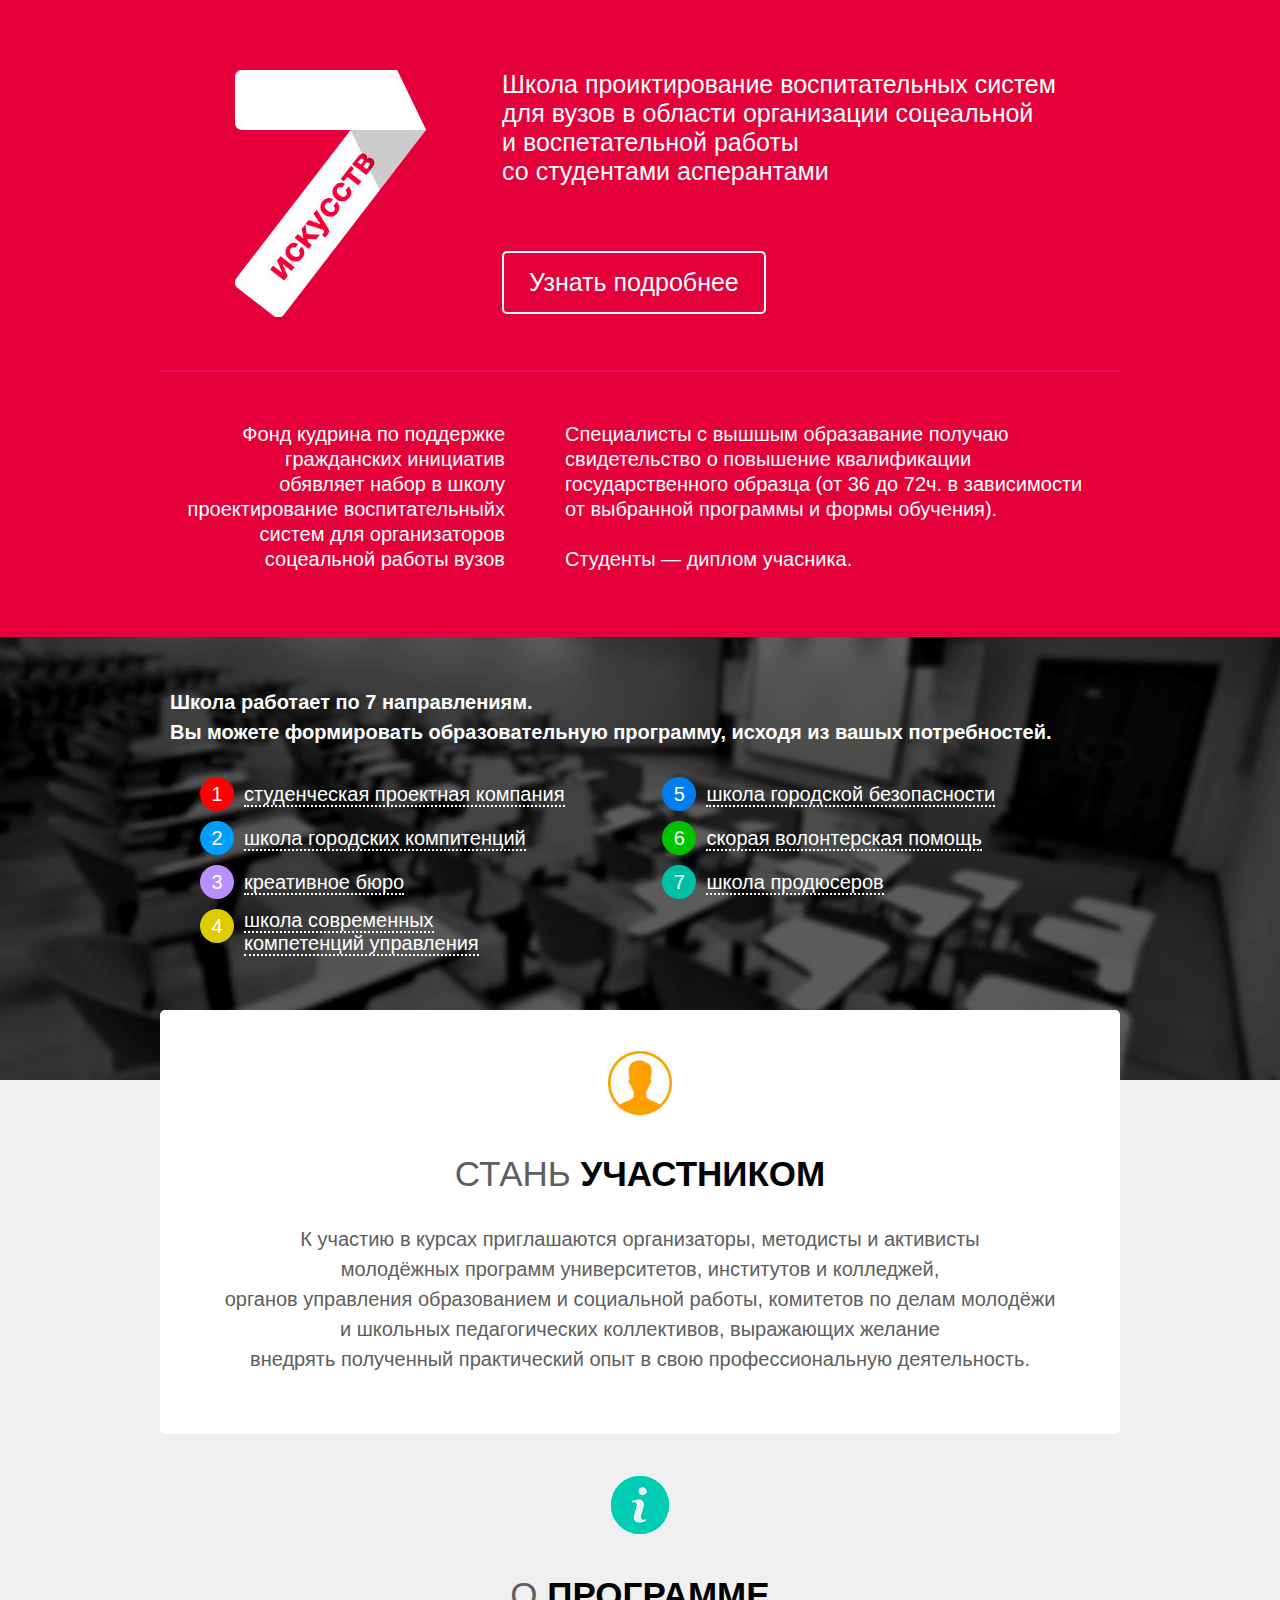
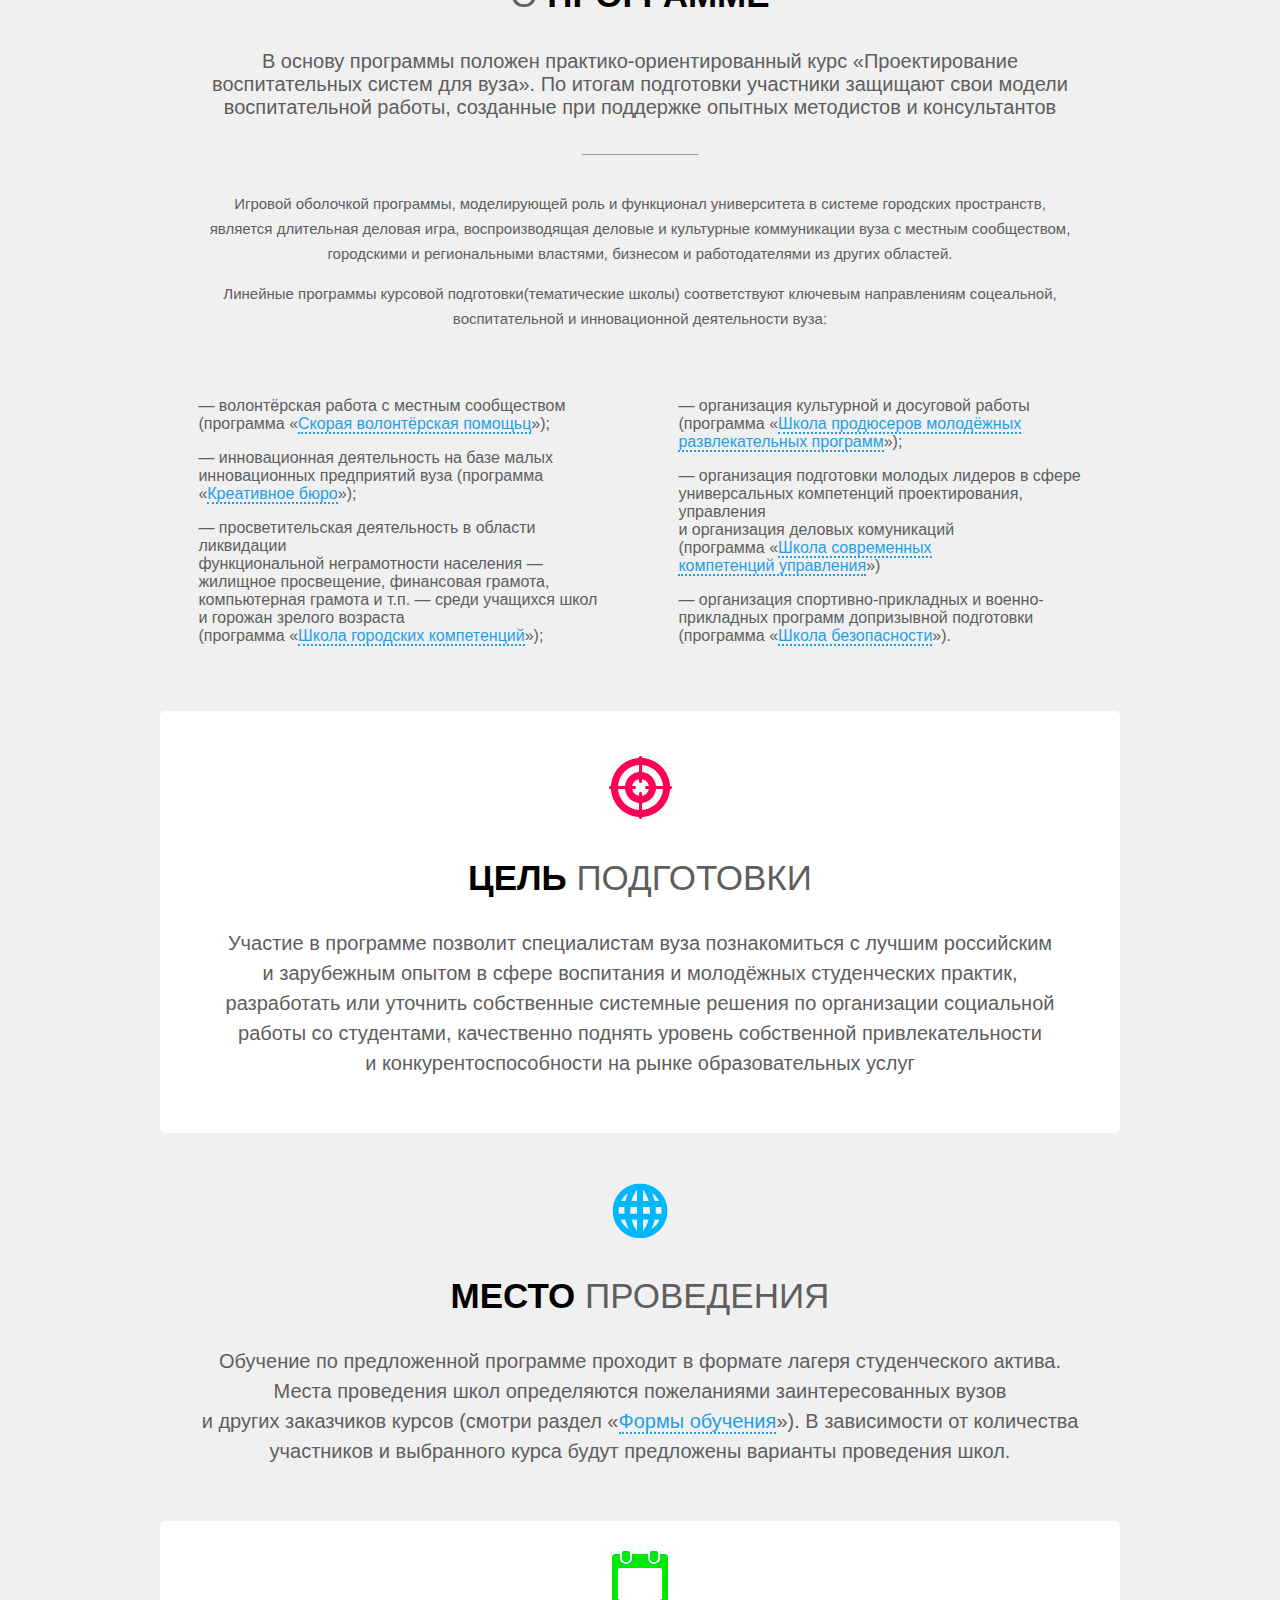
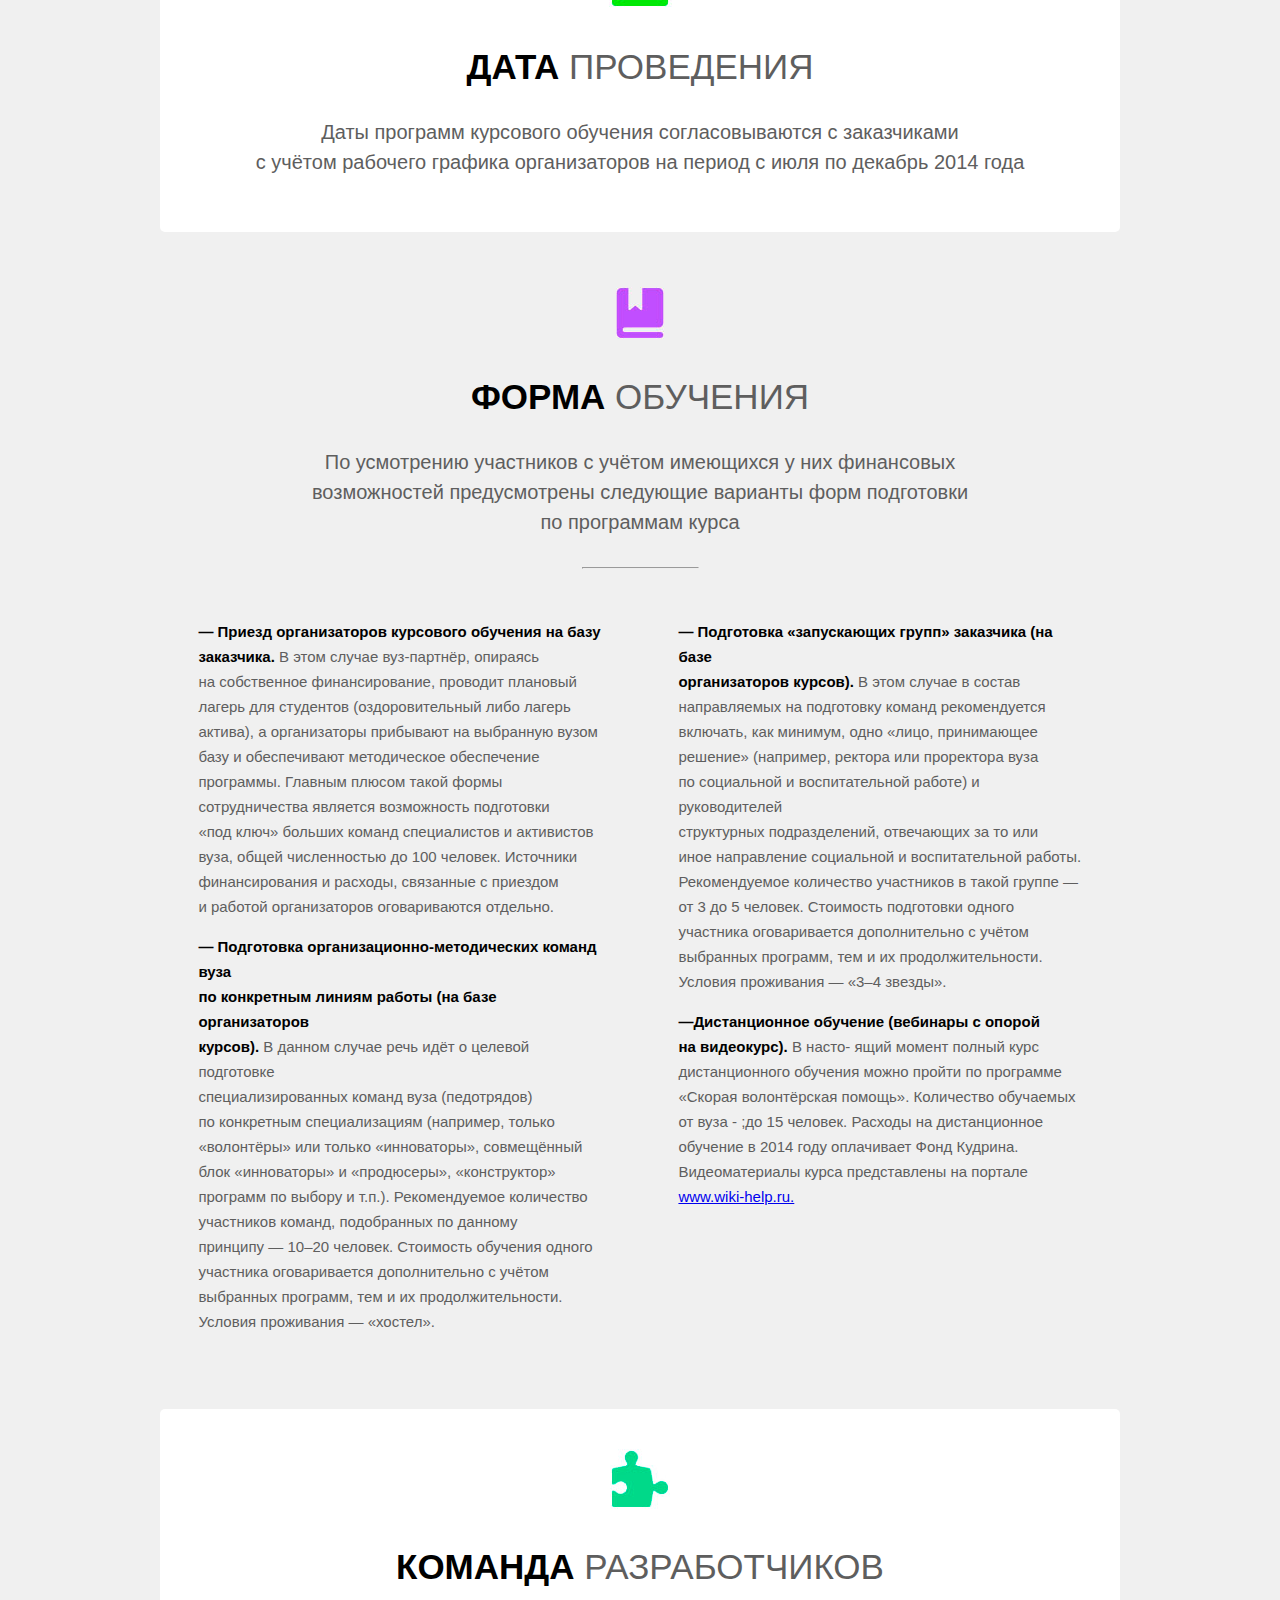
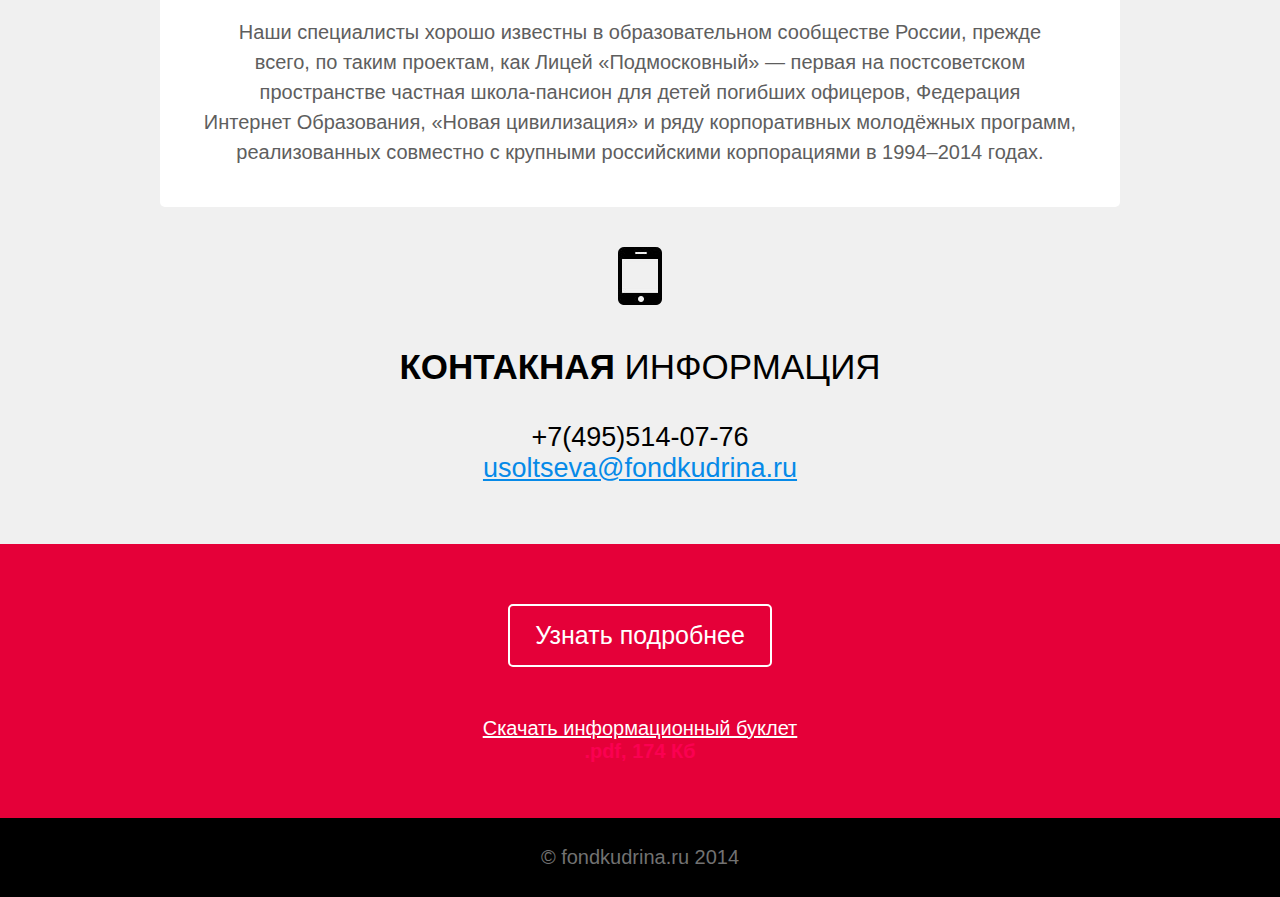
<file: index.html>
<!DOCTYPE html>
<html lang="ru">
<head>
    <meta charset="UTF-8">
    <title>7искусств</title>
    <link rel="stylesheet" href="css/style.css">
    <script type="text/javascript" src="js/lib/jquery-3.2.1.js"></script>
    <script type="text/javascript" src="js/scripts.js"></script>
</head>
<body>
    <header class="header">
	    <div class="header__wrapper">
            <a class="header__logo" href="#">
                <img alt="7искусств" src="img/logo.jpg">
		    </a>
            <div class="header__content">
                <div class="content__title">
			        Школа проиктирование воспитательных систем<br/>
			        для вузов в области организации соцеальной<br/>
			        и воспетательной работы<br/>
			        со студентами асперантами<br/>
                </div>
                <div class="info-button__container">
                    <a href="#" class="info-button js-show-popup">Узнать подробнее</a>
                </div>
            </div>
        </div>
	    <div class="header__section">
            <div class="section__text">
				Фонд кудрина по поддержке<br/>
				гражданских инициатив<br/>
				обявляет набор в школу<br/>
				проектирование воспитательныйх<br/>
				систем для организаторов<br/>
				соцеальной работы вузов<br/>
            </div>
		    <div class="section__info">
			    Специалисты с вышшым образавание получаю<br/>
			    свидетельство о повышение квалификации<br/>
			    государственного образца (от 36 до 72ч. в зависимости<br/>
			    от выбранной программы и формы обучения).
                <br/>
                <br/>
			    Студенты — диплом учасника.<br/>
            </div>
        </div>
    </header>

    <!--start menu-->
 <nav class="navigation-menu">
     <div class="navigation-menu__wraper">
        <div class="title-menu">
	 	    Школа работает по 7 направлениям.<br/>
	 	    Вы можете формировать образовательную программу, исходя из вашых потребностей.
        </div>
	 	    <ol class="navigation-menu__col1">
			    <li class="danger"><span class="navigation-menu--bar danger--one">1</span><a class="border" href="#">студенческая проектная компания</a></li>
			    <li class="primary"><span class="navigation-menu--bar primary--two">2</span><a class="border" href="#">школа городских компитенций</a></li>
			    <li class="purple"><span class="navigation-menu--bar purple--three">3</span><a class="border" href="#">креативное бюро</a></li>
			    <li class="warning"><span class="navigation-menu--bar warning--four">4</span><a class="border" href="#">школа современныx<br/>
				                                                                     компетенций управления</a></li>
	 	    </ol>
            <ol class="navigation-menu__col2">
			    <li class="info"><span class="navigation-menu--bar info--five">5</span><a class="border" href="#">школа городской безопасности</a></li>
			    <li class="inverse"><span class="navigation-menu--bar inverse--six">6</span><a class="border" href="#">скорая волонтерская помощь</a></li>
			    <li class="blue"><span class="navigation-menu--bar blue--seven">7</span><a class="border" href="#">школа продюсеров</a></li>
		    </ol>
     </div>
     <div class="height70"></div>
 </nav>

 <!--start content-->
 <div class=" content">
     <div class="content__wraper">
         <a class="face__logo" href="#">
             <img alt="face" src="img/face.jpg">
         </a>
         <div class="content__text" >
             <h3 class="text__title">
                 СТАНЬ <span class="bold">УЧАСТНИКОМ</span>
             </h3>
		     К участию в курсах приглашаются организаторы, методисты и активисты<br/>
		     молодёжных программ университетов, институтов и колледжей,<br/>
		     органов управления образованием и социальной работы, комитетов по делам молодёжи<br/>
		     и школьных педагогических коллективов, выражающих желание<br/>
		     внедрять полученный практический опыт в свою профессиональную деятельность.<br/>
         </div>
     </div>
     <div class="content__program-information">
         <div class="program-information__wraper">
             <a class="program-information__logo" href="#">
                 <img alt="info" src="img/info.jpg">
             </a>
             <div class="program-information__title">
                 <h3 class="text__title">
                     О <span class="bold">ПРОГРАММЕ</span>
                 </h3>
                 В основу программы положен практико-ориентированный курс «Проектирование<br/>
                 воспитательных систем для вуза». По итогам подготовки участники защищают свои модели<br/>
                 воспитательной работы, созданные при поддержке опытных методистов и консультантов<br/>
             </div>
             <hr class="line">
             <div class="program-information__text" >
                 <p>
                    Игровой оболочкой программы, моделирующей роль и функционал университета в системе городских пространств,<br/>
                    является длительная деловая игра, воспроизводящая деловые и культурные коммуникации вуза с местным сообществом,<br/>
                    городскими и региональными властями, бизнесом и работодателями из других областей.<br/>
                 </p>
                 <p>Линейные программы курсовой подготовки(тематические школы) соответствуют ключевым направлениям соцеальной,<br/>воспитательной и инновационной деятельности вуза:</p>
             </div>
         </div>
         <div class="program-information__row">
            <div class="program-information__col1">
                <p>
                    — волонтёрская работа с местным сообществом<br/>
                    (программа «<a class="link-border" href="#">Скорая волонтёрская помощьц</a>»);
                </p>
                <p>
                    —	инновационная деятельность на базе малых
                    инновационных предприятий вуза
                    (программа «<a class="link-border" href="#">Креативное бюро</a>»);
                </p>
                <p>
                    —	просветительская деятельность в области ликвидации<br/>
                    функциональной неграмотности населения —<br/>
                    жилищное просвещение, финансовая грамота,<br/>
                    компьютерная грамота и т.п. — среди учащихся школ<br/>
                    и горожан зрелого возраста<br/>
                    (программа «<a class="link-border" href="#">Школа городских компетенций</a>»);<br/>
                </p>
            </div>
            <div class="program-information__col2">
                 <p>
                     — организация культурной и досуговой работы<br/>
                     (программа «<a class="link-border" href="#">Школа продюсеров молодёжных<br/>
                     развлекательных программ</a>»);
                 </p>
                 <p>
                     —	организация подготовки молодых лидеров в сфере<br/>
                     универсальных компетенций проектирования, управления<br/>
                     и организация деловых комуникаций<br>
                     (программа «<a class="link-border" href="#">Школа современных<br/>компетенций управления</a>»)<br/>
                 </p>
                 <p>
                     —	организация спортивно-прикладных и военно-<br/>
                     прикладных программ допризывной подготовки<br/>
                     (программа «<a class="link-border" href="#">Школа безопасности</a>»).
                 </p>
            </div>
         </div>
     </div>
     <section class="content__target">
             <div class="target__wraper">
                 <a class="target__logo" href="#">
                     <img alt="target" src="img/target.jpg">
                 </a>
                 <div class="target__text" >
                     <h3 class="text__title">
                         <span class="bold">Цель</span> подготовки
                     </h3>
                     Участие в программе позволит специалистам вуза познакомиться с лучшим российским<br/>
                     и зарубежным опытом в сфере воспитания и молодёжных студенческих практик,<br/>
                     разработать или уточнить собственные системные решения по организации социальной<br/>
                     работы со студентами, качественно поднять уровень собственной привлекательности<br/>
                     и конкурентоспособности на рынке образовательных услуг<br/>
                 </div>
             </div>
     </section>
     <section class="content__location">
         <div class="location__wraper">
             <a class="location__logo" href="#">
                 <img alt="7искусств" src="img/globe.jpg">
             </a>
             <div class="location__text" >
                 <h3 class="text__title">
                     <span class="bold">место</span> проведения
                 </h3>
                 Обучение по предложенной программе проходит в формате лагеря студенческого актива.<br/>
                 Места проведения школ определяются пожеланиями заинтересованных вузов<br/>
                 и других заказчиков курсов (смотри раздел «<a class="link-border" href="#title--form">Формы обучения</a>»). В зависимости от количества<br/>
                 участников и выбранного курса будут предложены варианты проведения школ.<br/>
             </div>
         </div>
     </section>
     <section class="content__when">
         <div class="when__wraper">
             <a class="when__logo" href="#">
                 <img alt="loq" src="img/loq.jpg">
             </a>
             <div class="when__text" >
                 <h3 class="text__title">
                     <span class="bold">дата</span> проведения
                 </h3>
                 Даты программ курсового обучения согласовываются с заказчиками<br/>
                 с учётом рабочего графика организаторов на период с июля по декабрь 2014 года<br/>
             </div>
         </div>
     </section>
     <div class="content__form-training">
         <div class="form-training__wraper">
             <a class="form-training__logo" href="#">
                 <img alt="book" src="img/book.jpg">
             </a>
             <div class="form-training__title">
                 <h3 id="title--form" class="text__title">
                     <span class="bold">форма</span> обучения
                 </h3>
                 По усмотрению участников с учётом имеющихся у них финансовых<br/>
                 возможностей предусмотрены следующие варианты форм подготовки<br/>
                 по программам курса<br/>
             </div>
             <hr class="line">
         </div>
         <div class="form-training__row">
             <div class="form-training__col1">
                <p>
                    <span class="bold">—	Приезд организаторов курсового обучения на базу<br/>
                    заказчика.</span> В этом случае вуз-партнёр, опираясь<br/>
                    на собственное финансирование, проводит плановый<br/>
                    лагерь для студентов (оздоровительный либо лагерь<br/>
                    актива), а организаторы прибывают на выбранную вузом<br/>
                    базу и обеспечивают методическое обеспечение<br/>
                    программы. Главным плюсом такой формы<br/>
                    сотрудничества является возможность подготовки<br/>
                    «под ключ» больших команд специалистов и активистов<br/>
                    вуза, общей численностью до 100 человек. Источники<br/>
                    финансирования и расходы, связанные с приездом<br/>
                    и работой организаторов оговариваются отдельно.<br/>
                </p>
                <p>
                    <span class="bold">—	Подготовка организационно-методических команд вуза<br/>
                    по конкретным линиям работы (на базе организаторов<br/>
                    курсов).</span> В данном случае речь идёт о целевой подготовке<br/>
                    специализированных команд вуза (педотрядов)<br/>
                    по конкретным специализациям (например, только<br/>
                    «волонтёры» или только «инноваторы», совмещённый<br/>
                    блок «инноваторы» и «продюсеры», «конструктор»<br/>
                    программ по выбору и т.п.). Рекомендуемое количество<br/>
                    участников команд, подобранных по данному<br/>
                    принципу — 10–20 человек. Стоимость обучения одного<br/>
                    участника оговаривается дополнительно с учётом<br/>
                    выбранных программ, тем и их продолжительности.<br/>
                    Условия проживания — «хостел».<br/>
                </p>
             </div>
             <div class="form-training__col2">
                <p>
                    <span class="bold">—	Подготовка «запускающих групп» заказчика (на базе<br/>
                    организаторов курсов).</span> В этом случае в состав<br/>
                    направляемых на подготовку команд рекомендуется<br/>
                    включать, как минимум, одно «лицо, принимающее<br/>
                    решение» (например, ректора или проректора вуза<br/>
                    по социальной и воспитательной работе) и руководителей<br/>
                    структурных подразделений, отвечающих за то или<br/>
                    иное направление социальной и воспитательной работы.<br/>
                    Рекомендуемое количество участников в такой группе —<br/>
                    от 3 до 5 человек. Стоимость подготовки одного<br/>
                    участника оговаривается дополнительно с учётом<br/>
                    выбранных программ, тем и их продолжительности.<br/>
                    Условия проживания — «3–4 звезды».<br/>
                </p>
                <p>
                    <span class="bold">—Дистанционное обучение (вебинары с опорой<br/>
                     на видеокурс).</span> В насто- ящий момент полный курс<br/>
                     дистанционного обучения можно пройти по программе<br/>
                     «Скорая волонтёрская помощь». Количество обучаемых<br/>
                     от вуза - ;до 15 человек. Расходы на дистанционное<br/>
                     обучение в 2014 году оплачивает Фонд Кудрина.<br/>
                     Видеоматериалы курса представлены на портале<br/>
                     <a href="#">
                         www.wiki-help.ru.
                     </a>
                </p>
             </div>
         </div>
     </div>
     <article class="content__advant">
         <div class="advant__wraper">
             <a class="advant__logo" href="#">
                 <img alt="pazul" src="img/pazul.jpg">
             </a>
             <div class="advant__text" >
                 <h3 class="text__title">
                     <span class="bold">Команда</span> разработчиков
                 </h3>
                 Наши специалисты хорошо известны в образовательном сообществе России, прежде<br/>
                 всего, по таким проектам, как Лицей «Подмосковный» — первая на постсоветском<br/>
                 пространстве частная школа-пансион для детей погибших офицеров, Федерация<br/>
                 Интернет Образования, «Новая цивилизация» и ряду корпоративных молодёжных программ,<br/>
                 реализованных совместно с крупными российскими корпорациями в 1994–2014 годах.<br/>
             </div>
         </div>
     </article>
 </div>

 <!--start footer-->
 <footer class="footer">
	 <div class="footer__contact">
		 <a class="footer__logo" href="#">
			 <img alt="сontact" src="img/contact.jpg">
		 </a>
		 <h3 class="text__title">
             <span class="bold">КОНТАКНАЯ</span> ИНФОРМАЦИЯ
		 </h3>
		    +7(495)514-07-76<br/>
		 <a class="mailto" href="mailto:usoltseva@fondkudrina.ru;">
			 usoltseva@fondkudrina.ru
		 </a>
	 </div>
	 <div class="Information-booklet">
		 <a href="#" class="info-button js-show-popup">
			 Узнать подробнее
		 </a>
		 <div class="booklet-col">
		    <a href="#" class="download-booklet">
			    Скачать информационный буклет
		    </a>
			    <span class="pdf bold">.pdf, 174 Кб</span>
		 </div>
	 </div>
	 <div class="footer__copyrighted">
	    © fondkudrina.ru 2014
	 </div>
 </footer>
 <div class="popup"  id="contact-popup">
     <div class="popup__form">
         <div class="container-close">
            <a class="close js-close-popup" href="#">
                <img alt="close" src="img/glyphicons-208-remove.png">
            </a>
         </div>
         <div class="form__container">
             <div class="container-text">
                 <p>
                     Политическое учение Н. Макиавелли неоднозначно.<br/>
                     Как писал С.Хантингтон, социальная парадигма<br/>
                     интегрирует механизм власти, отмечает Г.Алмонд<br/>
                 </p>
             </div>
             <span class="decoration--gery">ФИО</span><br/>
             <input  class="popup__input" type="text" placeholder="Анна Александровна Семенова"><br/>
             <p class="decoration--gery">
                 Контактный телефон
             </p>
             <input class="popup__input input--number" type="number" value="" placeholder="+7 (929) 225-45-93"><br/>
             <p class="decoration--gery">
                 Электронная почта
             </p>
             <input type="text" class="popup__input" placeholder="Email"><br/>
             <p class="decoration--gery">
                 Комментарий
             </p>
             <textarea rows="2" class="popup__input"></textarea><br/>
             <div class="container__button">
                 <a class="button-send" href="#">Отправить</a>
             </div>
         </div>
     </div>
 </div>
</body>
</file>
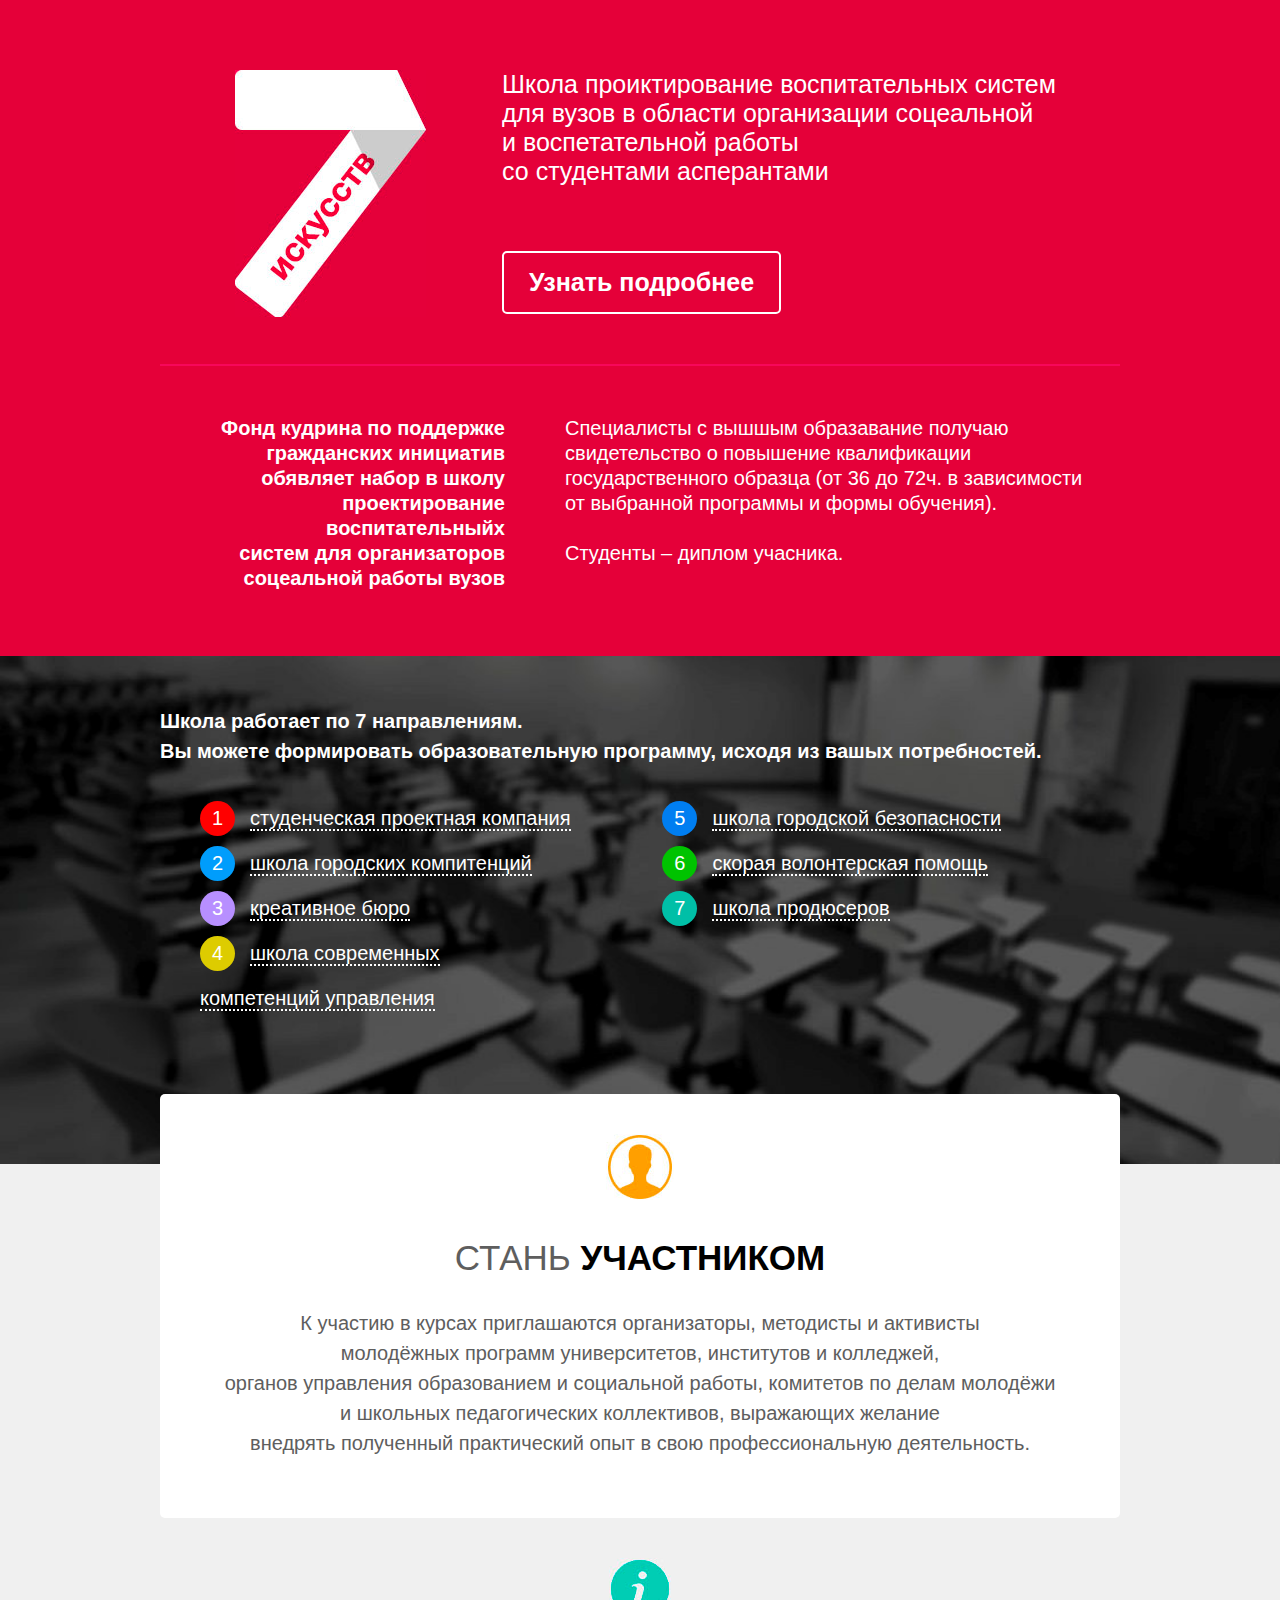
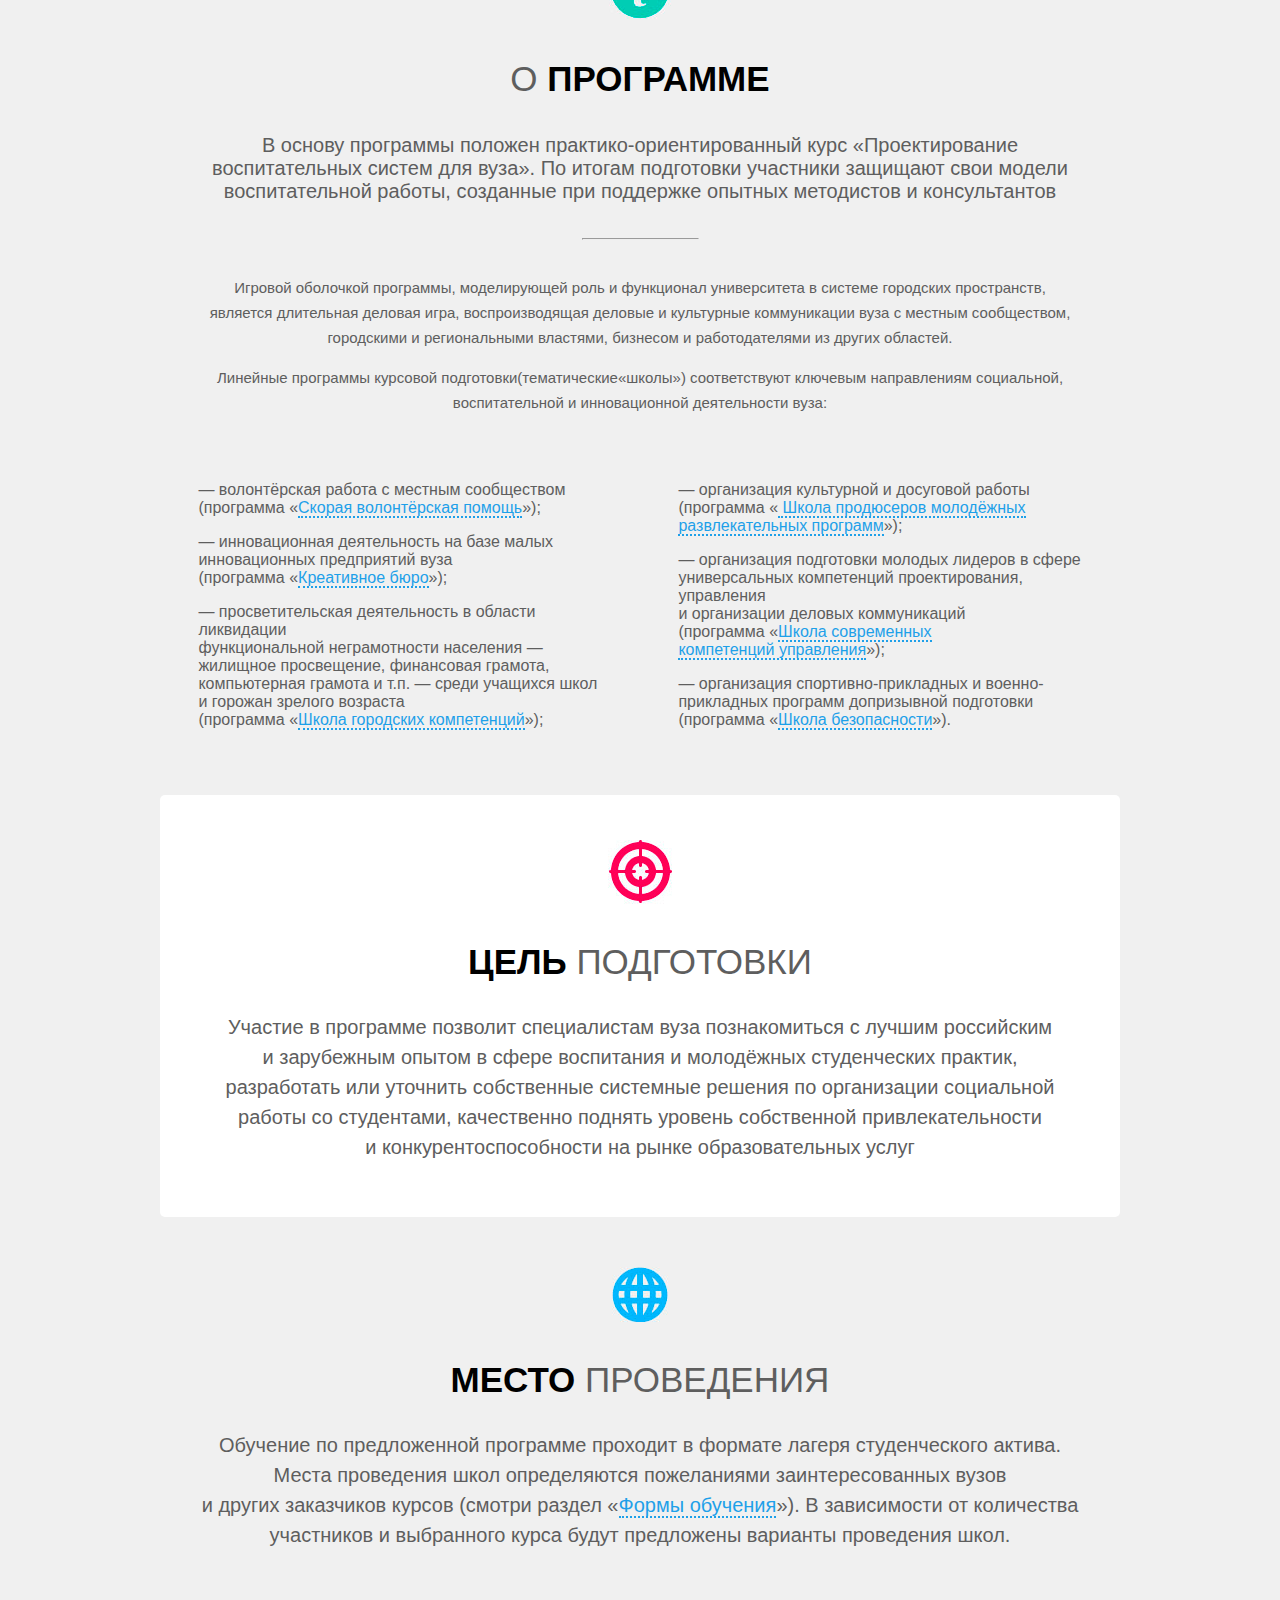
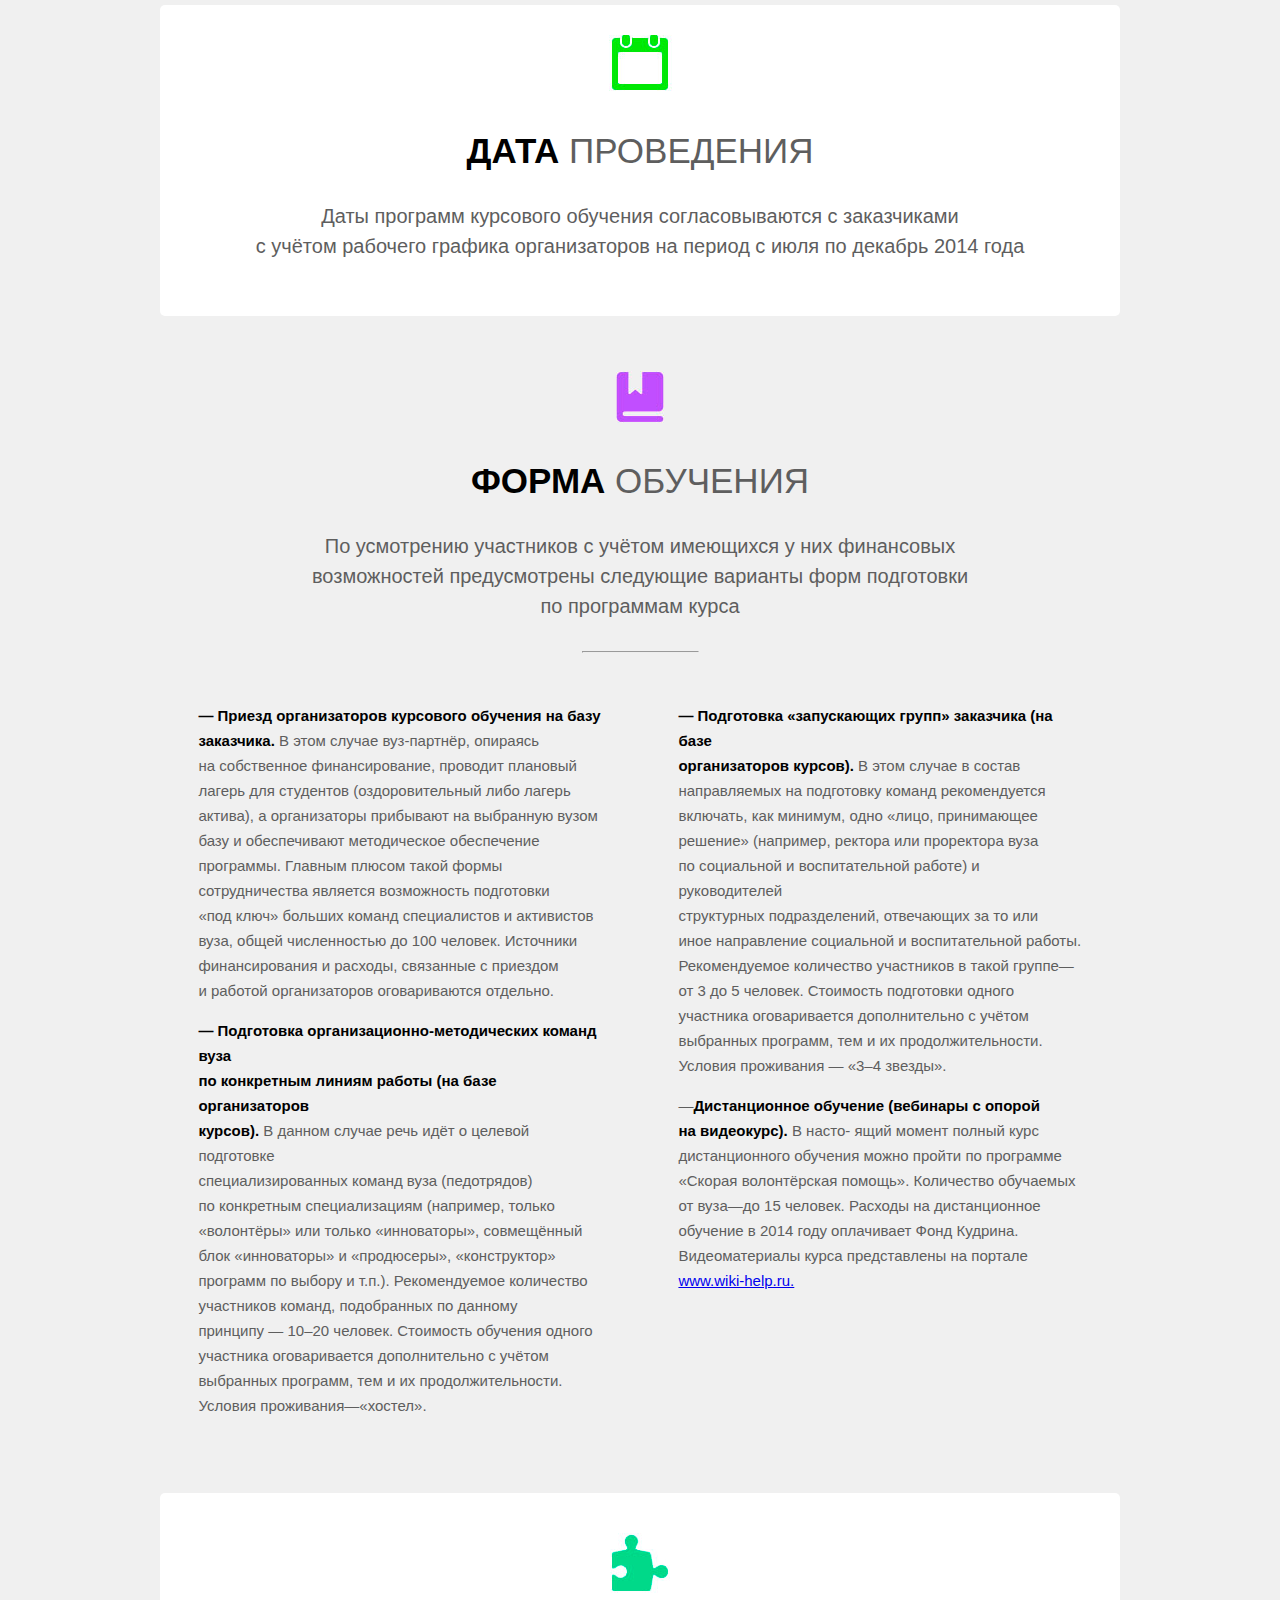
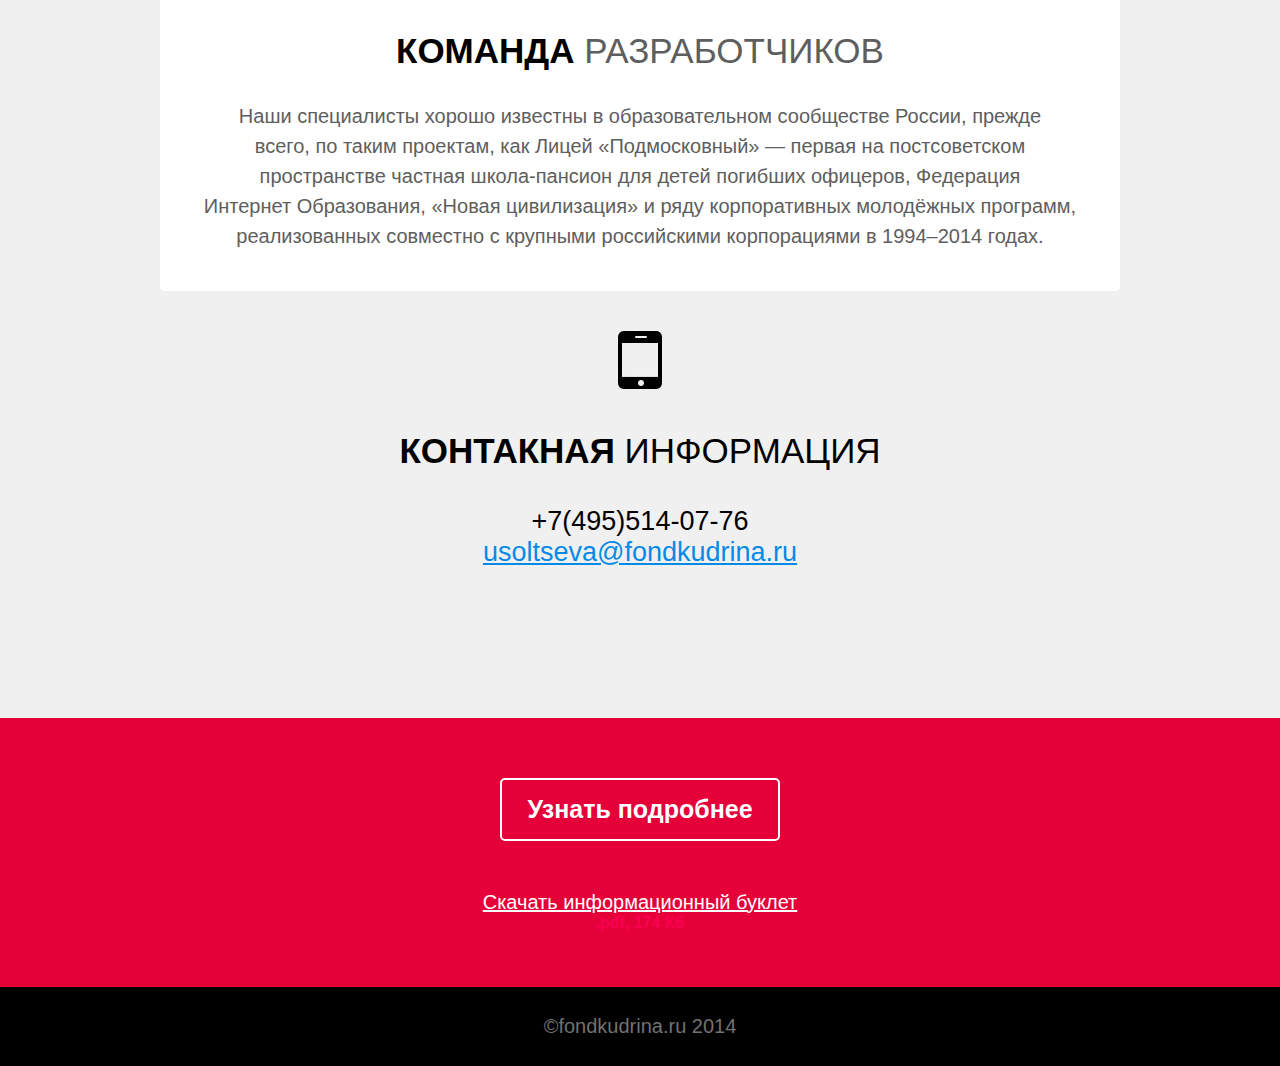
<file: header.html>
<!DOCTYPE html>
<html lang="ru">
<head>
    <meta charset="UTF-8">
    <title>7искусств</title>
    <link rel="stylesheet" href="Style.css">
</head>
<body>
 <header class="header">
	  <div class="header__wrapper">
       	 <a class="header__logo" href="#">
            <img alt="7искусств" src="headerLogo.jpg">
		 </a>
        <div class="header__content">
		    <div class="content__title">
			    Школа проиктирование воспитательных систем<br/>
			    для вузов в области организации соцеальной<br/>
			    и воспетательной работы<br/>
			    со студентами асперантами<br/>
		    </div>
            <a href="http://ukr.net" class="info-button">
                <b>Узнать подробнее</b>
            </a>
        </div>
        <div class="clear"></div>
	  </div>
	  <div class="header__section">
		<div class="section__text">
			<strong>
				Фонд кудрина по поддержке<br/>
				гражданских инициатив<br/>
				обявляет набор в школу<br/>
				проектирование воспитательныйх<br/>
				систем для организаторов<br/>
				соцеальной работы вузов<br/>
			</strong>
		</div>
		<div class="section__info">
			Специалисты с вышшым образавание получаю<br/>
			свидетельство о повышение квалификации<br/>
			государственного образца (от 36 до 72ч. в зависимости<br/>
			от выбранной программы и формы обучения).
			<br/>
			<br/>
			Студенты &#8211; диплом учасника.<br/>
		</div>
        </div>
 </header>
 <nav class="navigation-menu">
	 <div class="title-menu">
	 	Школа работает по 7 направлениям.<br/>
	 	Вы можете формировать образовательную программу, исходя из вашых потребностей.
     </div>
	 <div class="navigation-menu__wraper">
	 	<ol class="navigation-menu__col1">
			<li class="danger"><span class="navigation-menu--one">1</span><a class="boreder" href="#">студенческая проектная компания</a></li>
			<li class="danger"><span class="navigation-menu--two">2</span><a class="boreder" href="#">школа городских компитенций</a></li>
			<li class="danger"><span class="navigation-menu--three">3</span><a class="boreder" href="#">креативное бюро</a></li>
			<li class="danger"><span class="navigation-menu--four">4</span><a class="boreder" href="#">школа современныx <br/>
				                                                                     компетенций управления</a></li>
	 	</ol>
		 <ol class="navigation-menu__col2">
			 <li class="danger"><span class="navigation-menu--five">5</span><a class="boreder" href="#">школа городской безопасности</a></li>
			 <li class="danger"><span class="navigation-menu--six">6</span><a class="boreder" href="#">скорая волонтерская помощь</a></li>
			 <li class="danger"><span class="navigation-menu--seven">7</span><a class="boreder" href="#">школа продюсеров</a></li>
		 </ol>
	 </div>
 </nav>
 <div class=" content">
     <div class="content__wraper">
         <a class="face__logo" href="#">
             <img alt="7искусств" src="face.jpg">
         </a>
         <div class="content__text" >
            <h3 class="text__title">
                СТАНЬ <b class="decoration">УЧАСТНИКОМ</b>
            </h3>
		    К участию в курсах приглашаются организаторы, методисты и активисты<br/>
		    молодёжных программ университетов, институтов и колледжей,<br/>
		    органов управления образованием и социальной работы, комитетов по делам молодёжи<br/>
		    и школьных педагогических коллективов, выражающих желание<br/>
		    внедрять полученный практический опыт в свою профессиональную деятельность.<br/>
         </div>
     </div>
     <div class="content__program-information">
         <div class="program-information__wraper">
             <a class="program-information__logo" href="#">
                 <img alt="7искусств" src="info.jpg">
             </a>
             <div class="program-information__title">
                 <h3 class="text__title">
                     О <b class="decoration">ПРОГРАММЕ</b>
                 </h3>
                 В основу программы положен практико-ориентированный курс «Проектирование<br/>
                 воспитательных систем для вуза&#187;. По итогам подготовки участники защищают свои модели<br/>
                 воспитательной работы, созданные при поддержке опытных методистов и консультантов<br/>
             </div>
             <hr class="line">
             <div class="program-information__text" >
                <p>
                    Игровой оболочкой программы, моделирующей роль и функционал университета в системе городских пространств,<br/>
                    является длительная деловая игра, воспроизводящая деловые и культурные коммуникации вуза с местным сообществом,<br/>
                    городскими и региональными властями, бизнесом и работодателями из других областей.<br/>
                </p>
                 <p>
                     Линейные программы курсовой подготовки(тематические&#171;школы&#187;) соответствуют ключевым направлениям социальной,<br/>
                     воспитательной и инновационной деятельности вуза:
                 </p>
             </div>
         </div>
         <div class="program-information__row">
            <div class="program-information__col1">
                <p>
                    &#8212; волонтёрская работа с местным сообществом<br/>
                    (программа &#171;<a class="style" href="#">Скорая волонтёрская помощь</a>&#187;);<br/>
                </p>
                <p>
                    &#8212;	инновационная деятельность на базе малых<br/>
                    инновационных предприятий вуза<br/>
                    (программа &#171;<a class="style" href="#">Креативное бюро</a>&#187;);<br/>
                </p>
                <p>
                    &#8212;	просветительская деятельность в области ликвидации<br/>
                    функциональной неграмотности населения &#8212;<br/>
                    жилищное просвещение, финансовая грамота,<br/>
                    компьютерная грамота и т.п. &#8212; среди учащихся школ<br/>
                    и горожан зрелого возраста<br/>
                    (программа &#171;<a class="style" href="#">Школа городских компетенций</a>&#187;);<br/>
                </p>
            </div>
            <div class="program-information__col2">
                 <p>
                    &#8212;	организация культурной и досуговой работы<br/>
                    (программа &#171;<a class="style" href="#"> Школа продюсеров молодёжных<br/>
                    развлекательных программ</a>&#187;);<br/>
                 </p>
                 <p>
                    &#8212;	организация подготовки молодых лидеров в сфере<br/>
                    универсальных компетенций проектирования, управления<br/>
                    и организации деловых коммуникаций<br/>
                    (программа &#171;<a class="style" href="#">Школа современных<br/>
                    компетенций управления</a>&#187;);<br/>
                 </p>
                 <p>
                    &#8212;	организация спортивно-прикладных и военно-<br/>
                    прикладных программ допризывной подготовки<br/>
                    (программа &#171;<a class="style" href="#">Школа безопасности</a>&#187;).<br/>
                 </p>
            </div>
         </div>
     </div>
     <section class="content__target">
             <div class="target__wraper">
                 <a class="target__logo" href="#">
                     <img alt="7искусств" src="target.jpg">
                 </a>
                 <div class="target__text" >
                     <h3 class="text__title">
                         <b class="decoration">Цель</b> подготовки
                     </h3>
                     Участие в программе позволит специалистам вуза познакомиться с лучшим российским<br/>
                     и зарубежным опытом в сфере воспитания и молодёжных студенческих практик,<br/>
                     разработать или уточнить собственные системные решения по организации социальной<br/>
                     работы со студентами, качественно поднять уровень собственной привлекательности<br/>
                     и конкурентоспособности на рынке образовательных услуг<br/>
                 </div>
             </div>
     </section>
     <section class="content__location">
         <div class="location__wraper">
             <a class="location__logo" href="#">
                 <img alt="7искусств" src="globe.jpg">
             </a>
             <div class="location__text" >
                 <h3 class="text__title">
                     <b class="decoration">место </b>проведения
                 </h3>
                 Обучение по предложенной программе проходит в формате лагеря студенческого актива.<br/>
                 Места проведения школ определяются пожеланиями заинтересованных вузов<br/>
                 и других заказчиков курсов (смотри раздел &#171;<a class="style" href="#title--form">Формы обучения</a>&#187;). В зависимости от количества<br/>
                 участников и выбранного курса будут предложены варианты проведения школ.<br/>
             </div>
         </div>

     </section>
     <section class="content__when">
         <div class="when__wraper">
             <a class="when__logo" href="#">
                 <img alt="loq" src="loq.jpg">
             </a>
             <div class="when__text" >
                 <h3 class="text__title">
                     <b class="decoration">дата</b> проведения
                 </h3>
                 Даты программ курсового обучения согласовываются с заказчиками<br/>
                 с учётом рабочего графика организаторов на период с июля по декабрь 2014 года<br/>
             </div>
         </div>
     </section>
     <div class="content__form-training">
         <div class="form-training__wraper">
             <a class="form-training__logo" href="#">
                 <img alt="book" src="book.jpg">
             </a>
             <div class="form-training__title">
                 <h3 id="title--form" class="text__title">
                     <b class="decoration">форма</b> обучения
                 </h3>
                 По усмотрению участников с учётом имеющихся у них финансовых<br/>
                 возможностей предусмотрены следующие варианты форм подготовки<br/>
                 по программам курса<br/>
             </div>
             <hr class="line">

         </div>
         <div class="form-training__row">
             <div class="form-training__col1">
             <p>
                <b class="decoration">&#8212; Приезд организаторов курсового обучения на базу<br/>
                 заказчика.</b> В этом случае вуз-партнёр, опираясь<br/>
                на собственное финансирование, проводит плановый<br/>
                лагерь для студентов (оздоровительный либо лагерь<br/>
                актива), а организаторы прибывают на выбранную вузом<br/>
                базу и обеспечивают методическое обеспечение<br/>
                программы. Главным плюсом такой формы<br/>
                сотрудничества является возможность подготовки<br/>
                &#171;под ключ&#187; больших команд специалистов и активистов<br/>
                вуза, общей численностью до 100 человек. Источники<br/>
                финансирования и расходы, связанные с приездом<br/>
                и работой организаторов оговариваются отдельно.<br/>
             </p>
             <p>
                <b class="decoration">&#8212; Подготовка организационно-методических команд вуза<br/>
                по конкретным линиям работы (на базе организаторов<br/>
                 курсов).</b> В данном случае речь идёт о целевой подготовке<br/>
                специализированных команд вуза (педотрядов)<br/>
                по конкретным специализациям (например, только<br/>
                &#171;волонтёры&#187; или только &#171;инноваторы», совмещённый<br/>
                блок &#171;инноваторы&#187; и &#171;продюсеры&#187;, «конструктор»<br/>
                программ по выбору и т.п.). Рекомендуемое количество<br/>
                участников команд, подобранных по данному<br/>
                принципу &#8212; 10–20 человек. Стоимость обучения одного<br/>
                участника оговаривается дополнительно с учётом<br/>
                выбранных программ, тем и их продолжительности.<br/>
                Условия проживания&#8212;&#171;хостел».<br/>
             </p>
             </div>
             <div class="form-training__col2">
             <p>
                <b class="decoration"> &#8212; Подготовка &#171;запускающих групп&#187; заказчика (на базе<br/>
                 организаторов курсов).</b> В этом случае в состав<br/>
                 направляемых на подготовку команд рекомендуется<br/>
                 включать, как минимум, одно &#171;лицо, принимающее<br/>
                 решение&#187; (например, ректора или проректора вуза<br/>
                 по социальной и воспитательной работе) и руководителей<br/>
                 структурных подразделений, отвечающих за то или<br/>
                 иное направление социальной и воспитательной работы.<br/>
                 Рекомендуемое количество участников в такой группе&#8212;<br/>
                 от 3 до 5 человек. Стоимость подготовки одного<br/>
                 участника оговаривается дополнительно с учётом<br/>
                 выбранных программ, тем и их продолжительности.<br/>
                 Условия проживания &#8212; &#171;3&#8211;4 звезды&#187;.<br/>
             </p>
              <p>
                  &#8212;<b class="decoration">Дистанционное обучение (вебинары с опорой<br/>
                  на видеокурс).</b> В насто- ящий момент полный курс<br/>
                  дистанционного обучения можно пройти по программе<br/>
                  &#171;Скорая волонтёрская помощь&#187;. Количество обучаемых<br/>
                  от вуза&#8212;до 15 человек. Расходы на дистанционное<br/>
                  обучение в 2014 году оплачивает Фонд Кудрина.<br/>
                  Видеоматериалы курса представлены на портале<br/>
                  <a href="http://www.wiki-help.ru.">
                      www.wiki-help.ru.
                   </a>
              </p>
             </div>
         </div>
     </div>
      <article class="content__advant">
         <div class="advant__wraper">
             <a class="advant__logo" href="#">
                 <img alt="pazul" src="pazul.jpg">
             </a>
             <div class="advant__text" >
                 <h3 class="text__title">
                     <b class="decoration">Команда</b> разработчиков
                 </h3>
                 Наши специалисты хорошо известны в образовательном сообществе России, прежде<br/>
                 всего, по таким проектам, как Лицей «Подмосковный» — первая на постсоветском<br/>
                 пространстве частная школа-пансион для детей погибших офицеров, Федерация<br/>
                 Интернет Образования, «Новая цивилизация» и ряду корпоративных молодёжных программ,<br/>
                 реализованных совместно с крупными российскими корпорациями в 1994–2014 годах.<br/>
             </div>
         </div>

     </article>
 </div>
 <footer class="footer">
	 <div class="footer__contact">
		 <a class="footer__logo" href="#">
			 <img alt="Contact" src="Contact.jpg">
		 </a>
		 <h3 class="text__title">
             <b class="decoration">КОНТАКНАЯ</b> ИНФОРМАЦИЯ
		 </h3>
		 +7(495)514-07-76<br/>
		 <a class="mailto" href="mailto:usoltseva@fondkudrina.ru;">
			 usoltseva@fondkudrina.ru
		 </a>
	 </div>
	 <div class="Information-booklet">
		 <a href="http://ukr.net" class="info-button">
			 <b>Узнать подробнее</b>

		 </a>
		 <div class="booklet-col">
		 <a href="#" class="download-booklet">
			 Скачать информационный буклет
		 </a>
			 <span class="pdf"><b>.pdf, 174 Кб</b></span>
		 </div>
	 </div>
	 <div class="footer__Copyrighted">
	 	&#169;fondkudrina.ru 2014
	 </div>
 </footer>
</body>
</html>
</file>
<file: css/style.css>
body {
	min-width: 960px;
	font-family: Calibri, sans-serif;
	margin: 0 0;
	background: #F0F0F0;
}
body.modal-open {
	overflow: hidden;
}

.header {
	background: #E50039;
	margin: 0 auto;
	padding-top: 70px;
}
.header .header__wrapper {
	width: 960px;
	margin: 0 auto 50px;
	padding-bottom: 50px;
	border-bottom: 2px solid #F7075A;
}
.header .header__wrapper:after {
	content: '';
	clear: both;
	display: table;
}
.header .header__logo {
	width: 192px;
	height: 250px;
	margin: 0 75px;
	float: left;
	text-decoration:none;
}
.header .content__title {
	color:white;
	font-size:25px;
	padding-bottom: 65px
}
.header .info-button {
	border: 2px solid white;
	border-radius:5px;
	padding:15px 25px;
	text-decoration:none;
	background: #E50039;
	font-size:25px;
	color:white;
	cursor:pointer;
	display: inline-block;
}
.header .info-button:hover {
	background: white;
	color: #F7075A;
	border: 2px solid red ;
}
.header .header__section {
	margin: 0 auto;
	width: 960px;
	padding-bottom: 65px;
}
.header__section:after {
	content: '';
	clear: both;
	display: table;
}
.header .section__text {
	width: 345px;
	font-size: 20px;
	color: white;
	text-align: right;
	float:left;
	margin-right:60px;
	line-height: 25px;
}
.header .section__info {
	font-size: 20px;
	line-height: 25px;
	color: white;
}


.navigation-menu {
	margin: 0 auto;
	font-size: 20px;
	color: white;
	background-image: url("../img/background.jpg");
	background-repeat: no-repeat;
	background-size: cover;
	padding: 50px 0 0;
}
.navigation-menu .title-menu {
	width: 960px;
	margin: 0 0 30px 10px;
    line-height: 30px;
    font-size: 20px;
    font-weight: bold;
}
.height70 {
	height: 70px;
}
.navigation-menu .navigation-menu__wraper {
	width: 960px;
	margin: 0 auto 55px;
	list-style-type: none;
}
.navigation-menu .navigation-menu__wraper:after {
    content:'';
    clear: both;
	display: table;
}
.navigation-menu .navigation-menu__col1 {
	margin: 0 2% 0 0;
	float: left;
	width: 42%;
}
.navigation-menu .navigation-menu--bar {
	border-radius: 50% ;
	height: 34px;
	width: 34px;
	display: inline-block;
	text-align: center;
	line-height:35px;
	margin:0 10px 10px 0;
}
.navigation-menu__col1 .danger--one{
	background: red;
}
.navigation-menu__col1 .primary--two {
	background: #009DFC;
}
.navigation-menu__col1 .purple--three {
	background: #B78FFF;

}
.navigation-menu__col1 .warning--four {
	background: #DDCC00;
	vertical-align: top;
	float: left;
}
.navigation-menu .navigation-menu__col2 {
	margin: 0 auto;
	float: left;
	width: 42%;
}
.navigation-menu__col2 .info--five {
	background: #007EF1;
}
.navigation-menu__col2 .inverse--six {
	background: #00C300;
}
.navigation-menu__col2 .blue--seven {
	background: #00BFA7;
}
li {
	list-style-type: none;
}


.content {
	color: #5E5E5E;
}
.content .content__wraper {
    margin: -70px auto 0;
    width: 960px;
    background: white;
    color: #5E5E5E;
    text-align: center;
    font-size: 20px;
    line-height: 30px;
    border-radius: 5px 5px;
    padding: 40px 0 0;
}
.content .content__text {
    padding-bottom: 60px;
}
.content .program-information__wraper {
    width: 960px;
    margin: 0 auto;
    text-align: center;
    font-size: 20px;
    padding: 40px 0 35px;
}
.content .program-information__title {
	margin-bottom: 35px;
}
.content .line {
	width: 115px;
	margin-bottom: 35px;
}
.content .program-information__text {
	font-size: 15px;
	line-height: 25px;
}
.content .program-information__row {
	width: 960px;
	margin: 0 auto 50px;
}
.content .program-information__row:after {
	content: '';
	clear: both;
	display: table;
}
.content .program-information__col1 {
	float: left;
	width: 42%;
	margin: 0 4%;
}
.content .program-information__col2 {
	float: right;
	width: 42%;
	margin: 0 4%;
}
.content .content__target {
	margin: 0 auto 50px;
	width: 960px;
	text-align: center;
	font-size: 20px;
	line-height: 30px;
	background: white;
	padding: 45px 0 55px 0;
	border-radius: 5px;
}
.content .content__location {
	text-align: center;
	margin: 0 auto 55px;
	font-size: 20px;
	line-height: 30px;
	width: 960px;
}
.content .content__when {
	width: 960px;
	background: white;
	text-align: center;
	margin: 0 auto 55px;
	padding: 30px 0 55px 0;
	font-size: 20px;
	line-height: 30px;
	border-radius: 5px;
}
.content .form-training__wraper {
	margin: 0 auto;
	text-align: center;
	font-size: 20px;
	line-height: 30px;
}
.content .form-training__title {
	margin-bottom: 30px;
}
.content .content__form-training {
	margin:0 auto 60px;
	width: 960px;
}
.content .form-training__row {
	font-size: 15px;
	line-height: 25px;
	margin:0 auto;
}
.content .form-training__row:after {
	content: '';
	clear: both;
	display: table;
}
.content .form-training__col1 {
	float: left;
	width: 42%;
	margin: 0 4%;
}
.content .form-training__col2 {
	float: right;
	width: 42%;
	margin: 0 4%;
}
.content .content__advant {
	width: 960px;
	margin: 0 auto;
	font-size: 20px;
	line-height: 30px;
	background: white;
	border-radius: 5px;
	text-align: center;
	padding: 40px 0;
}
.info-button {
	border: 2px solid white;
	border-radius:5px;
	padding:15px 25px;
	text-decoration:none;
	background: #E50039;
	font-size:25px;
	color:white;
	cursor:pointer;
	margin: 0 auto;
	display: inline-block;
}
.info-button:hover {
	background: white;
	color: #F7075A;
	border: 2px solid red;
	list-style-type: disc;
	-webkit-transition: 0.5s;;
	-moz-transition: 0.1s;;
	-o-transition: 0.1s;;
	transition: 0.5s;;
}
.footer .mailto {
    color: #068AE8;
    font-size: 27px;
}
.footer .footer__contact {
    background: #F0F0F0;
    text-align: center;
    font-size: 27px;
    padding: 40px 0 60px;
    margin: 0 auto;
}
.footer .footer__copyrighted {
    background: black;
    color: #727272;
    font-size: 20px;
    text-align: center;
    padding: 28px 0;
}
.footer .Information-booklet {
	padding-top: 60px;
	background:#E50039;
	text-align: center;
}
.footer .download-booklet {
	color: white;
	font-size: 20px;
	margin:0 auto 20px;
}
.footer .booklet-col {
	padding-top: 50px;
}
.footer .pdf {
	color:#FB0051 ;
	display: block;
	padding-bottom: 55px;
    font-size: 20px;
}


.border { text-decoration: none;
	border-bottom: 2px dotted white;
	color: white;
	font-size: 20px;
}
.link-border {
	text-decoration: none;
	border-bottom: 2px dotted #1EA0E9;
	color: #1EA0E9;
}
.text__title {
	text-decoration: none;
	text-transform: uppercase;
	font-weight: normal;
	font-size: 35px;
}
.bold {
	font-weight: bold;
	color: black;
}


.popup__form .form__container {
    background: white;
    min-height: 100%;
}
.popup .form__container .popup__input {
    background: gainsboro;
    width: 550px;
    margin: 15px auto 25px;
    padding: 20px 25px;
    font-size: 25px;
    color: #393939;
    border-radius: 10px;
}
.popup .form__container .popup__input:focus {
    outline: none;
    background: white;
}
.form__container .decoration--gery {
    color: #929292;
    font-size: 15px;
    margin: 0;
}
.container__button .button-send {
    text-decoration: none;
    padding: 15px 25px;
    color: #009DFC;
    border: 5px solid #009DFC ;
    border-radius: 10px;
    font-size: 25px;
}
.container__button .button-send:hover {
    color: white;
    background:#009DFC ;
}
.form__container .container-text {
    font-size: 25px;
    color: #393939;
    margin-bottom: 40px;
}
.popup {
    position: fixed;
    top: 0;
    bottom: 0;
    left: 0;
    right: 0;
    background: rgba(255,255,255,0.7);
    visibility: hidden;
    opacity: 0;
}
.popup.is-active {
    visibility: visible;
    opacity: 1;
    overflow-x: hidden;
    overflow-y: auto;
}
.popup .popup__form {
    margin: 70px auto;
    padding: 10px 0 40px 40px;
    background: #fff;
    border-radius: 10px;
    box-shadow: 0 0 0 10px  rgba(0,0,0,0.4);
    width: 630px;
    position: relative;
}
.popup__form .container-close {
    text-align: right;
}
.popup__form .container-close .close {
    display: inline-block;
    margin: 0 15px 0 0;
}
.popup .decoration {
    color: black;
}
</file>
<file: Style.css>
body {
	min-width: 960px;
	font-family: Calibri, sans-serif;
	margin: 0 0;
	background: #F0F0F0;
}
.header {
	background: #E50039;
	margin: 0 auto;
	padding-top: 70px;
}
.header .header__wrapper {
	width: 960px;
	margin: 0 auto 50px;
	padding-bottom: 50px;
	border-bottom: 2px solid #F7075A;
}
.header .header__logo {
	width: 192px;
	height: 250px;
	margin: 0 75px;
	float: left;
	text-decoration:none;
}
.header .content__title {
	color:white;
	font-size:25px;
	padding-bottom: 65px
}
.header .info-button {
	border: 2px solid white;
	border-radius:5px;
	padding:15px 25px;
	text-decoration:none;
	background: #E50039;
	font-size:25px;
	color:white;
	cursor:pointer;
	display: inline-block;
}

.header .info-button:hover {
	background: white;
	color: #F7075A;
	border: 2px solid red ;
	list-style-type: disc;
	-webkit-transition:  0.5s;;
	-moz-transition:  0.1s;;
	-o-transition: 0.1s;;
	transition: 0.5s;;
}
.header .header__section {
	margin: 0 auto;
	width: 960px;
	padding-bottom: 65px;
}
.header__section:after {
	content: '';
	clear: both;
	display: table;
}
.header .section__text {
	width: 345px;
	font-size: 20px;
	color: white;
	text-align: right;
	float:left;
	margin-right:60px;
	line-height: 25px;
}
.header .section__info {
	font-size: 20px;
	line-height: 25px;
	color: white;
}

.navigation-menu {
	height: 458px;
	margin: 0 auto;
	font-size: 20px;
	color: white;
	background-image: url("backgraund.jpg");
	background-repeat: no-repeat;
	background-size: cover;

	padding: 50px 0 0;
}
.navigation-menu .title-menu {
	width: 960px;
	margin: 0 auto 30px;
    line-height: 30px;
    font-size: 20px;
    font-weight: bold;
}
.navigation-menu .navigation-menu__wraper {
	width: 960px;
	margin: 0 auto;
	list-style-type: none;
}
.navigation-menu .navigation-menu__wraper:after {
    content:'';
    clear: both;
	display: table;
}
.navigation-menu .navigation-menu__col1 {

	margin: 0 2% 0 0;
	float: left;
	line-height: 45px;
	width: 42%;
}
.navigation-menu__col1 .navigation-menu--one {
	border-radius: 50px ;
	background: #FF0000;
	height: 35px;
	width: 35px;
	display: inline-block;
	text-align: center;
	line-height:35px;


}
.navigation-menu__col1 .navigation-menu--two {
	border-radius: 50px;
	background: #009DFC;
	height: 35px;
	width: 35px;
	display: inline-block;
	text-align: center;
	line-height:35px;
}
.navigation-menu__col1 .navigation-menu--three {
	border-radius: 50px;
	background: #B78FFF;
	height: 35px;
	width: 35px;
	display: inline-block;
	text-align: center;
	line-height:35px;
}
.navigation-menu__col1 .navigation-menu--four {
	border-radius: 50px;
	background: #DDCC00;
	height: 35px;
	width: 35px;
	display: inline-block;
	text-align: center;
	line-height:35px;
}

.navigation-menu .navigation-menu__col2 {
	margin: 0 auto;
	float: left;
	line-height: 45px;
	width: 42%;

}
.navigation-menu__col2 .navigation-menu--five {
	border-radius: 50px;
	background: #007EF1;
	height: 35px;
	width: 35px;
	display: inline-block;
	text-align: center;
	line-height:35px;
}
.navigation-menu__col2 .navigation-menu--six {
	border-radius: 50px;
	background: #00C300;
	height: 35px;
	width: 35px;
	display: inline-block;
	text-align: center;
	line-height:35px;
}
.navigation-menu__col2 .navigation-menu--seven {
	border-radius: 50px;
	background: #00BFA7;
	height: 35px;
	width: 35px;
	display: inline-block;
	text-align: center;
	line-height:35px;
}
li {
	list-style-type: none;
}
.content {
	color: #5E5E5E;
}

.content .content__wraper {
    margin: -70px auto 0;
    width: 960px;
    background: white;
    color: #5E5E5E;
    text-align: center;
    font-size: 20px;
    line-height: 30px;
    border-radius: 5px 5px;
    padding: 40px 0 0;
}
.content .content__text {
    padding-bottom: 60px;
}

.content .program-information__wraper {
    width: 960px;
    margin: 0 auto;
    text-align: center;
    font-size: 20px;
    padding: 40px 0 35px;
}
.content .program-information__title {
	margin-bottom: 35px;
}
.content .line {
	width: 115px;
	margin-bottom: 35px;
}
.content .program-information__text {
	font-size: 15px;
	line-height: 25px;
}
.content .program-information__row {
	width: 960px;
	margin: 0 auto 50px;
}
.content .program-information__row:after {
	content: '';
	clear: both;
	display: table;
}
.content .program-information__col1 {
	float: left;
	width: 42%;
	margin: 0 4%;
}
.content .program-information__col2 {
	float: right;
	width: 42%;
	margin: 0 4%;
}
.content .content__target {
	margin: 0 auto 50px;
	width: 960px;
	text-align: center;
	font-size: 20px;
	line-height: 30px;
	background: white;
	padding: 45px 0 55px 0;
	border-radius: 5px;
}

.content .content__location {
	text-align: center;
	margin: 0 auto 55px;
	padding: ;
	font-size: 20px;
	line-height: 30px;
	width: 960px;
}
.content .content__when {
	width: 960px;
	background: white;
	text-align: center;
	margin: 0 auto 55px;
	padding: 30px 0 55px 0;
	font-size: 20px;
	line-height: 30px;
	border-radius: 5px;
}
.content .form-training__wraper {
	margin: 0 auto;
	text-align: center;
	font-size: 20px;
	line-height: 30px;
}
.content .form-training__title {
	margin-bottom: 30px;
}
.content .content__form-training {
	margin:0 auto 60px;
	width: 960px;
}
.content .form-training__row {
	font-size: 15px;
	line-height: 25px;
	margin:0 auto;
}
.content .form-training__row:after {
	content: '';
	clear: both;
	display: table;
}
.content .form-training__col1 {
	float: left;
	width: 42%;
	margin: 0 4%;
}
.content .form-training__col2 {
	float: right;
	width: 42%;
	margin: 0 4%;
}

.content .content__advant {
	width: 960px;
	margin: 0 auto;
	font-size: 20px;
	line-height: 30px;
	background: white;
	border-radius: 5px;
	text-align: center;
	padding: 40px 0;
}

.footer .mailto {
	color: #068AE8;
	font-size: 27px;
}
.footer .footer__contact {
	background: #F0F0F0;
	text-align: center;
	font-size: 27px;
	padding: 40px 0 150px;
	margin: 0 auto;
}
.footer .footer__Copyrighted {
	background: black;
	color: #727272;
	font-size: 20px;
	text-align: center;
	padding: 28px 0;
}
.info-button {
	border: 2px solid white;
	border-radius:5px;
	padding:15px 25px;
	text-decoration:none;
	background: #E50039;
	font-size:25px;
	color:white;
	cursor:pointer;
	margin: 0 auto;
	display: inline-block;
}
.info-button:hover {
	background: white;
	color: #F7075A;
	border: 2px solid red;
	list-style-type: disc;
	-webkit-transition: 0.5s;;
	-moz-transition: 0.1s;;
	-o-transition: 0.1s;;
	transition: 0.5s;;
}
.footer .Information-booklet {
	padding-top: 60px;
	background:#E50039;
	text-align: center;
}
.footer .download-booklet {
	color: white;
	font-size: 20px;
	margin:0 auto 20px;
}
.footer .booklet-col {
	padding-top: 50px;
}
.footer .pdf {
	color:#FB0051 ;
	display: block;
	padding-bottom: 55px;
}
.boreder { text-decoration: none;
	border-bottom: 2px dotted white;
	color: white;
	font-size: 20px;
	margin-left: 15px;
}
.style {
	text-decoration: none;
	border-bottom: 2px dotted #1EA0E9;
	color: #1EA0E9;
}
.text__title {
	text-decoration: none;
	text-transform: uppercase;
	font-weight: normal;
	font-size: 35px;
}
.decoration {
	color: black;
}
</file>
